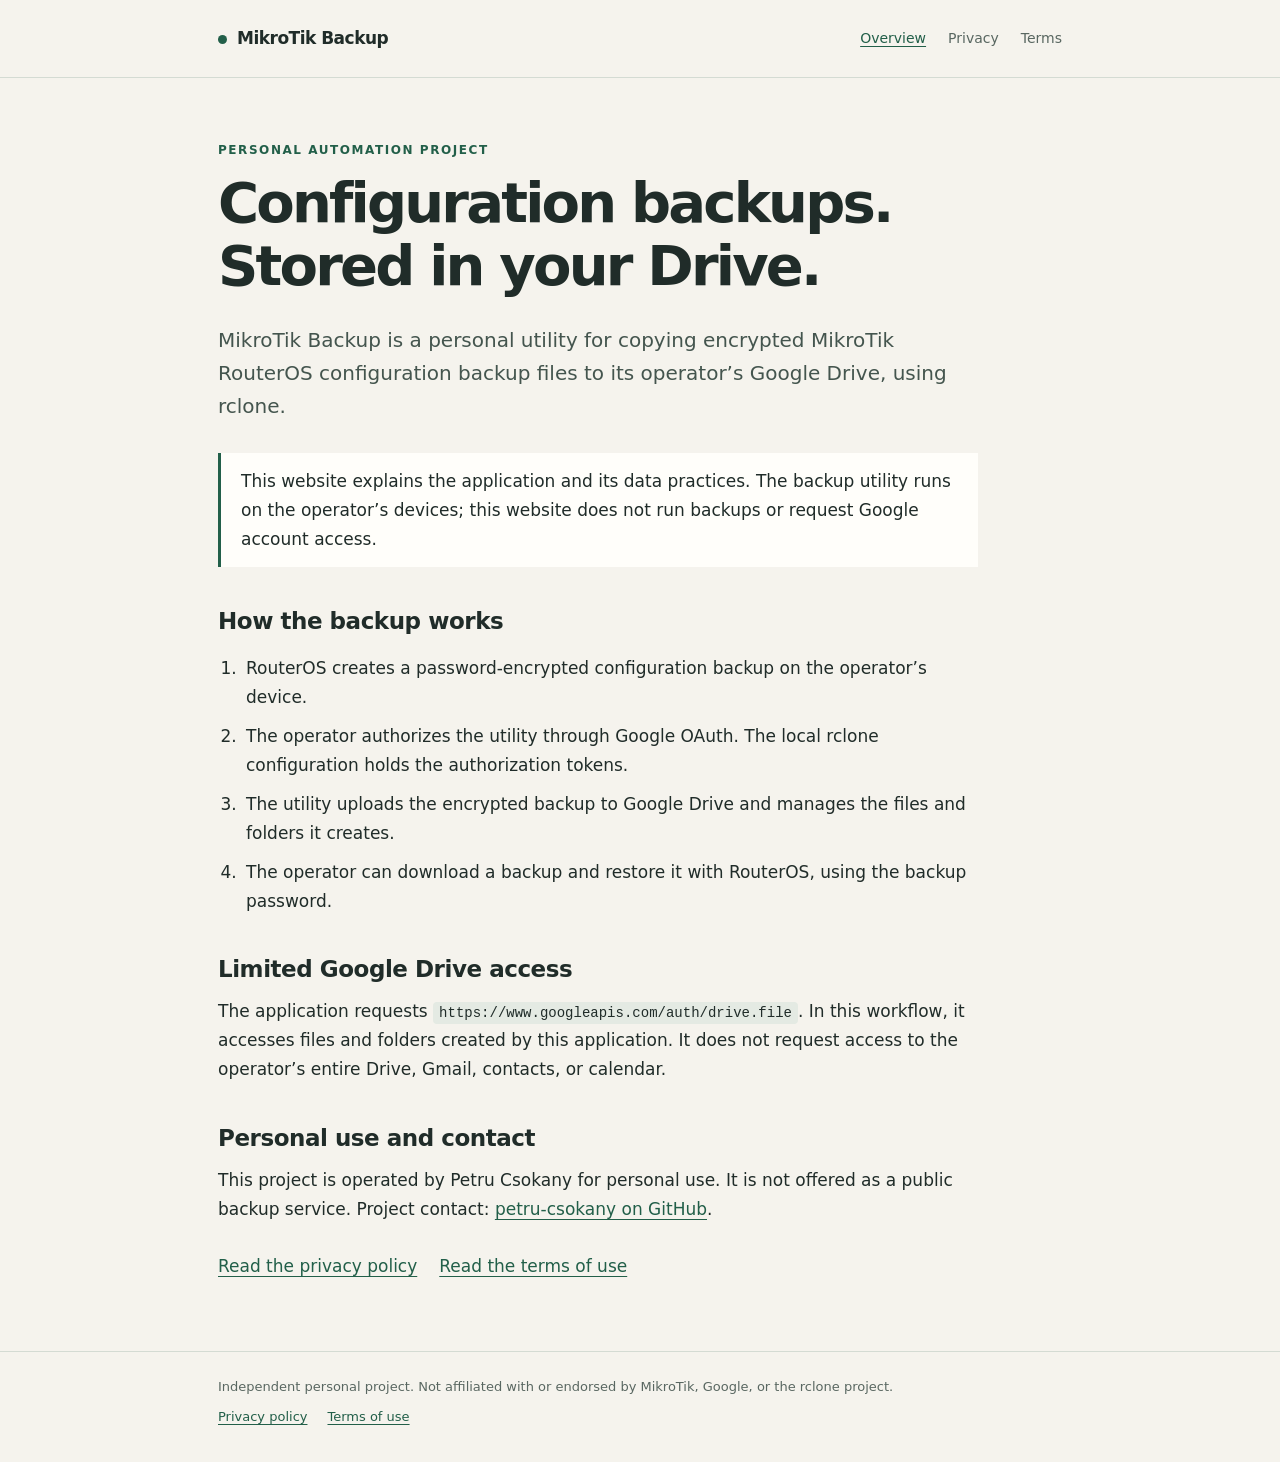
<file: index.html>
<!doctype html>
<html lang="en">
<head>
  <meta charset="utf-8">
  <meta name="viewport" content="width=device-width, initial-scale=1">
  <meta name="description" content="MikroTik Backup: a personal project for storing encrypted RouterOS configuration backups in its operator's Google Drive.">
  <title>MikroTik Backup — Personal configuration backups</title>
  <link rel="stylesheet" href="styles.css">
  <link rel="canonical" href="https://petru-csokany.github.io/mikrotik-backup/">
</head>
<body>
  <a class="skip" href="#main">Skip to content</a>
  <header><div class="wrap header"><a class="brand" href="index.html"><span aria-hidden="true"></span>MikroTik Backup</a><nav aria-label="Main navigation"><a href="index.html" aria-current="page">Overview</a><a href="privacy.html">Privacy</a><a href="terms.html">Terms</a></nav></div></header>
  <div class="wrap"><main id="main">
    <p class="eyebrow">Personal automation project</p>
    <h1>Configuration backups.<br>Stored in your Drive.</h1>
    <p class="lead">MikroTik Backup is a personal utility for copying encrypted MikroTik RouterOS configuration backup files to its operator’s Google Drive, using rclone.</p>
    <div class="note">This website explains the application and its data practices. The backup utility runs on the operator’s devices; this website does not run backups or request Google account access.</div>
    <h2>How the backup works</h2>
    <ol>
      <li>RouterOS creates a password-encrypted configuration backup on the operator’s device.</li>
      <li>The operator authorizes the utility through Google OAuth. The local rclone configuration holds the authorization tokens.</li>
      <li>The utility uploads the encrypted backup to Google Drive and manages the files and folders it creates.</li>
      <li>The operator can download a backup and restore it with RouterOS, using the backup password.</li>
    </ol>
    <h2>Limited Google Drive access</h2>
    <p>The application requests <code class="scope">https://www.googleapis.com/auth/drive.file</code>. In this workflow, it accesses files and folders created by this application. It does not request access to the operator’s entire Drive, Gmail, contacts, or calendar.</p>
    <h2>Personal use and contact</h2>
    <p>This project is operated by Petru Csokany for personal use. It is not offered as a public backup service. Project contact: <a href="https://github.com/petru-csokany">petru-csokany on GitHub</a>.</p>
    <div class="actions"><a href="privacy.html">Read the privacy policy</a><a href="terms.html">Read the terms of use</a></div>
  </main></div>
  <footer><div class="wrap"><p>Independent personal project. Not affiliated with or endorsed by MikroTik, Google, or the rclone project.</p><div class="footer-links"><a href="privacy.html">Privacy policy</a><a href="terms.html">Terms of use</a></div></div></footer>
</body>
</html>
</file>
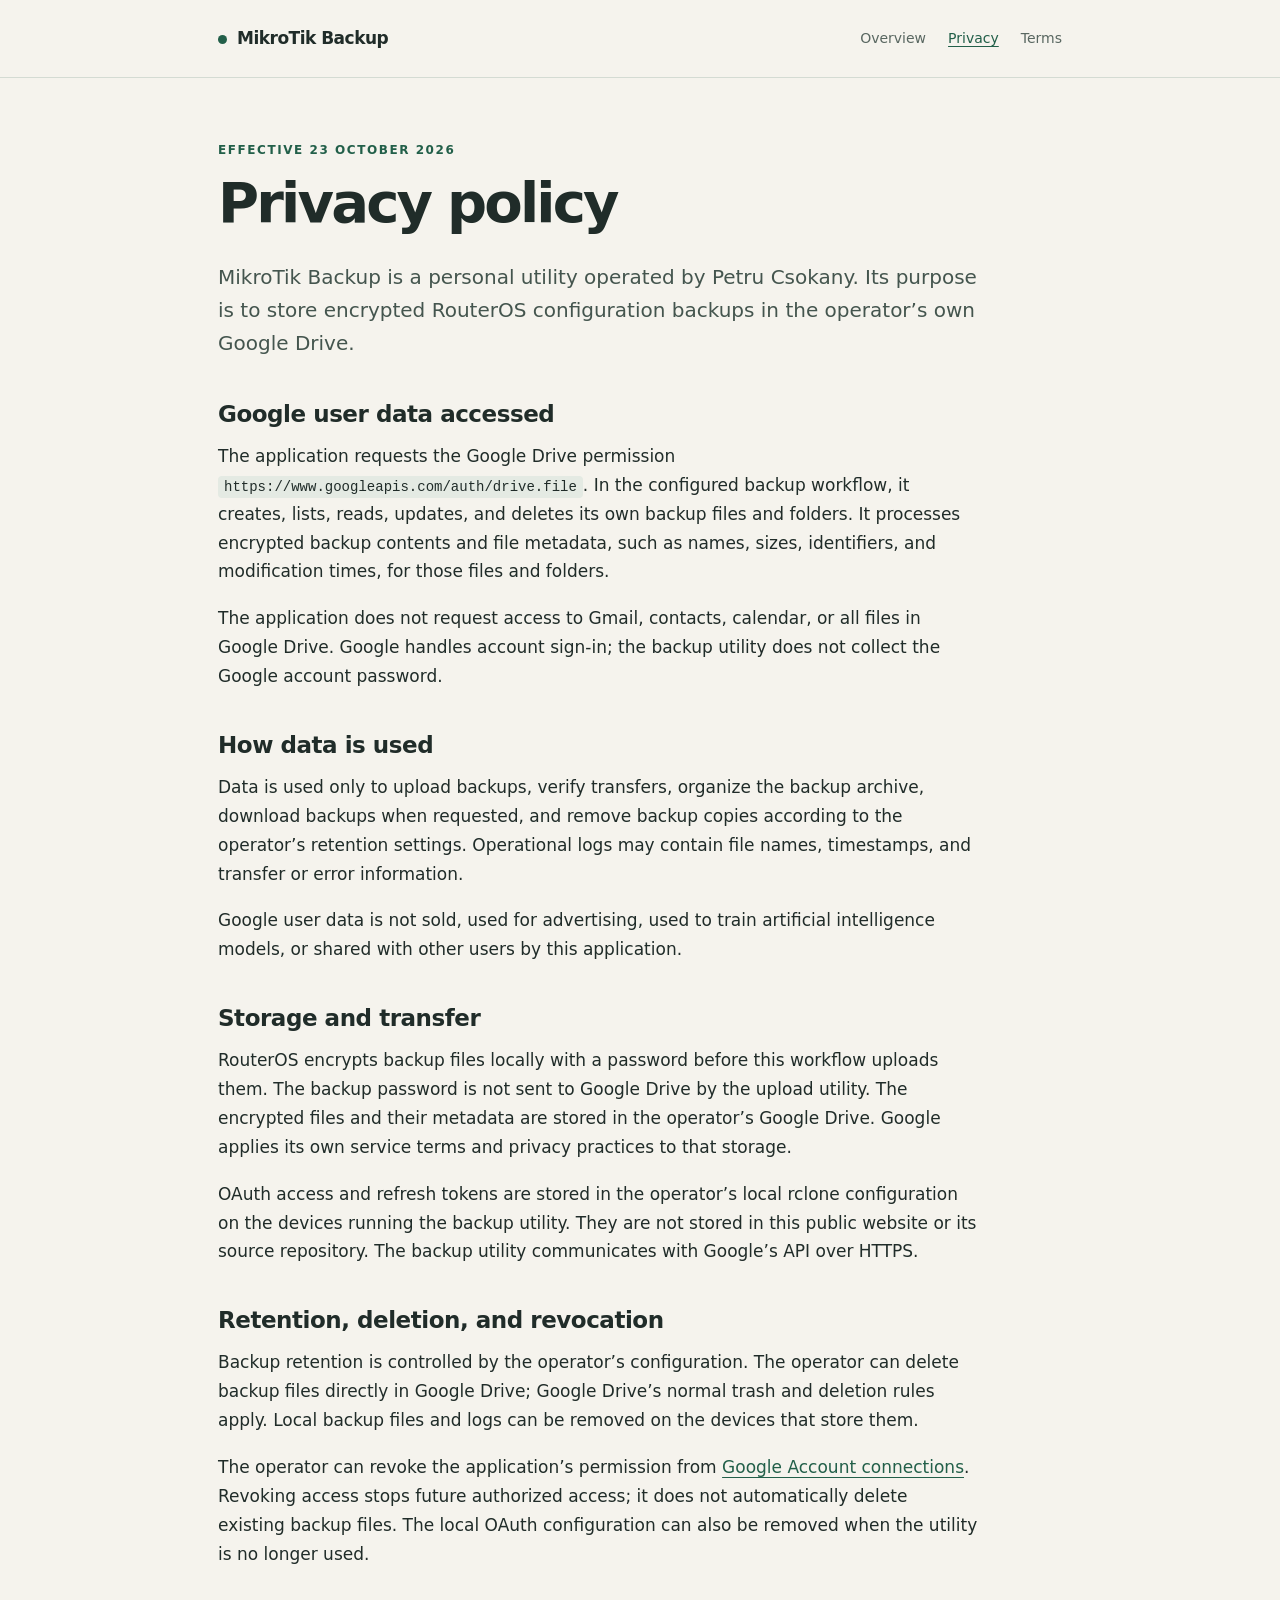
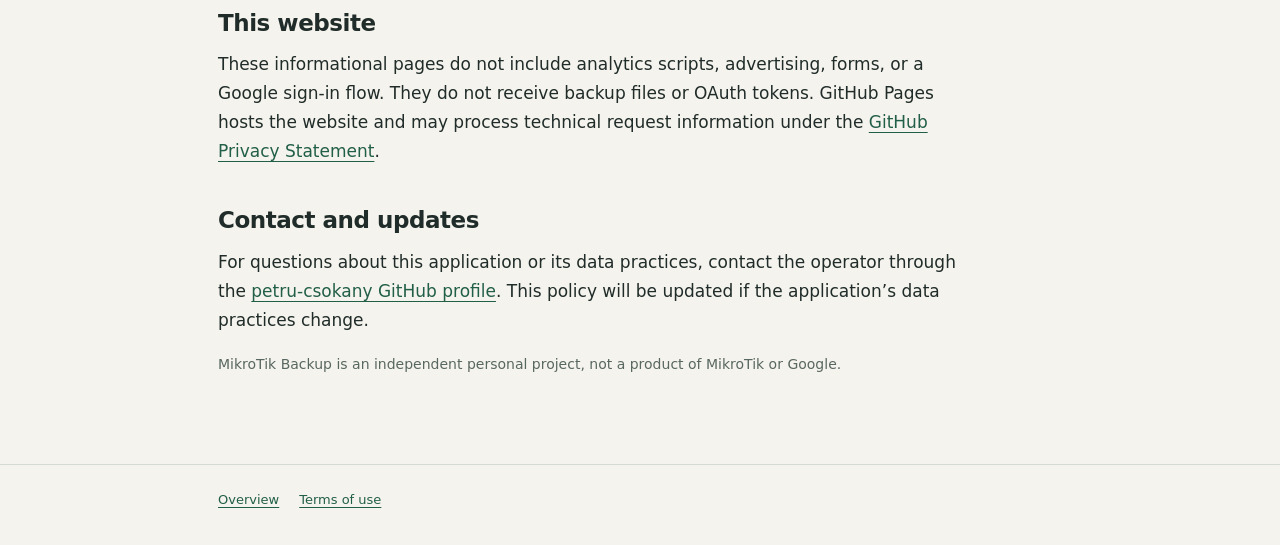
<file: privacy.html>
<!doctype html>
<html lang="en">
<head>
  <meta charset="utf-8">
  <meta name="viewport" content="width=device-width, initial-scale=1">
  <meta name="description" content="Privacy policy for the personal MikroTik Backup application and its limited Google Drive access.">
  <title>Privacy policy — MikroTik Backup</title>
  <link rel="stylesheet" href="styles.css">
  <link rel="canonical" href="https://petru-csokany.github.io/mikrotik-backup/privacy.html">
</head>
<body>
  <a class="skip" href="#main">Skip to content</a>
  <header><div class="wrap header"><a class="brand" href="index.html"><span aria-hidden="true"></span>MikroTik Backup</a><nav aria-label="Main navigation"><a href="index.html">Overview</a><a href="privacy.html" aria-current="page">Privacy</a><a href="terms.html">Terms</a></nav></div></header>
  <div class="wrap"><main id="main">
    <p class="eyebrow">Effective 23 October 2026</p>
    <h1>Privacy policy</h1>
    <p class="lead">MikroTik Backup is a personal utility operated by Petru Csokany. Its purpose is to store encrypted RouterOS configuration backups in the operator’s own Google Drive.</p>
    <h2>Google user data accessed</h2>
    <p>The application requests the Google Drive permission <code class="scope">https://www.googleapis.com/auth/drive.file</code>. In the configured backup workflow, it creates, lists, reads, updates, and deletes its own backup files and folders. It processes encrypted backup contents and file metadata, such as names, sizes, identifiers, and modification times, for those files and folders.</p>
    <p>The application does not request access to Gmail, contacts, calendar, or all files in Google Drive. Google handles account sign-in; the backup utility does not collect the Google account password.</p>
    <h2>How data is used</h2>
    <p>Data is used only to upload backups, verify transfers, organize the backup archive, download backups when requested, and remove backup copies according to the operator’s retention settings. Operational logs may contain file names, timestamps, and transfer or error information.</p>
    <p>Google user data is not sold, used for advertising, used to train artificial intelligence models, or shared with other users by this application.</p>
    <h2>Storage and transfer</h2>
    <p>RouterOS encrypts backup files locally with a password before this workflow uploads them. The backup password is not sent to Google Drive by the upload utility. The encrypted files and their metadata are stored in the operator’s Google Drive. Google applies its own service terms and privacy practices to that storage.</p>
    <p>OAuth access and refresh tokens are stored in the operator’s local rclone configuration on the devices running the backup utility. They are not stored in this public website or its source repository. The backup utility communicates with Google’s API over HTTPS.</p>
    <h2>Retention, deletion, and revocation</h2>
    <p>Backup retention is controlled by the operator’s configuration. The operator can delete backup files directly in Google Drive; Google Drive’s normal trash and deletion rules apply. Local backup files and logs can be removed on the devices that store them.</p>
    <p>The operator can revoke the application’s permission from <a href="https://myaccount.google.com/connections">Google Account connections</a>. Revoking access stops future authorized access; it does not automatically delete existing backup files. The local OAuth configuration can also be removed when the utility is no longer used.</p>
    <h2>This website</h2>
    <p>These informational pages do not include analytics scripts, advertising, forms, or a Google sign-in flow. They do not receive backup files or OAuth tokens. GitHub Pages hosts the website and may process technical request information under the <a href="https://docs.github.com/en/site-policy/privacy-policies/github-general-privacy-statement">GitHub Privacy Statement</a>.</p>
    <h2>Contact and updates</h2>
    <p>For questions about this application or its data practices, contact the operator through the <a href="https://github.com/petru-csokany">petru-csokany GitHub profile</a>. This policy will be updated if the application’s data practices change.</p>
    <p class="small">MikroTik Backup is an independent personal project, not a product of MikroTik or Google.</p>
  </main></div>
  <footer><div class="wrap"><div class="footer-links"><a href="index.html">Overview</a><a href="terms.html">Terms of use</a></div></div></footer>
</body>
</html>
</file>
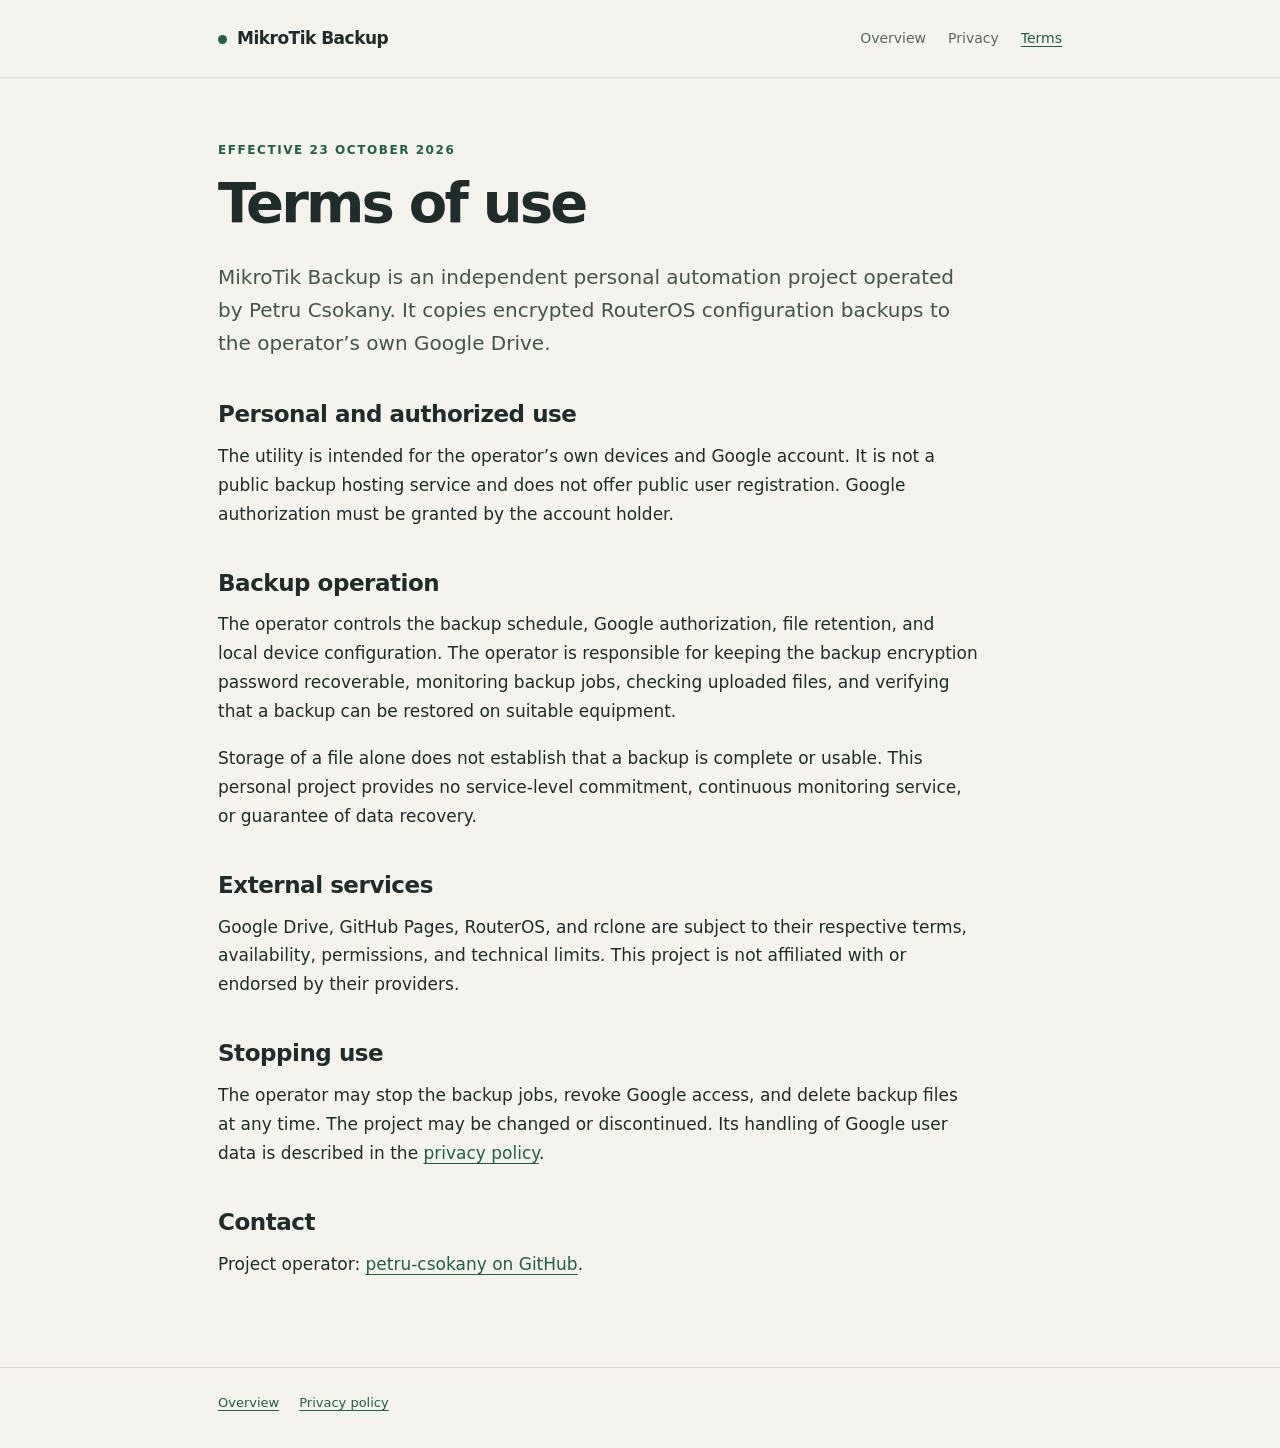
<file: terms.html>
<!doctype html>
<html lang="en">
<head>
  <meta charset="utf-8">
  <meta name="viewport" content="width=device-width, initial-scale=1">
  <meta name="description" content="Terms of use for MikroTik Backup, an independent personal backup utility.">
  <title>Terms of use — MikroTik Backup</title>
  <link rel="stylesheet" href="styles.css">
  <link rel="canonical" href="https://petru-csokany.github.io/mikrotik-backup/terms.html">
</head>
<body>
  <a class="skip" href="#main">Skip to content</a>
  <header><div class="wrap header"><a class="brand" href="index.html"><span aria-hidden="true"></span>MikroTik Backup</a><nav aria-label="Main navigation"><a href="index.html">Overview</a><a href="privacy.html">Privacy</a><a href="terms.html" aria-current="page">Terms</a></nav></div></header>
  <div class="wrap"><main id="main">
    <p class="eyebrow">Effective 23 October 2026</p>
    <h1>Terms of use</h1>
    <p class="lead">MikroTik Backup is an independent personal automation project operated by Petru Csokany. It copies encrypted RouterOS configuration backups to the operator’s own Google Drive.</p>
    <h2>Personal and authorized use</h2>
    <p>The utility is intended for the operator’s own devices and Google account. It is not a public backup hosting service and does not offer public user registration. Google authorization must be granted by the account holder.</p>
    <h2>Backup operation</h2>
    <p>The operator controls the backup schedule, Google authorization, file retention, and local device configuration. The operator is responsible for keeping the backup encryption password recoverable, monitoring backup jobs, checking uploaded files, and verifying that a backup can be restored on suitable equipment.</p>
    <p>Storage of a file alone does not establish that a backup is complete or usable. This personal project provides no service-level commitment, continuous monitoring service, or guarantee of data recovery.</p>
    <h2>External services</h2>
    <p>Google Drive, GitHub Pages, RouterOS, and rclone are subject to their respective terms, availability, permissions, and technical limits. This project is not affiliated with or endorsed by their providers.</p>
    <h2>Stopping use</h2>
    <p>The operator may stop the backup jobs, revoke Google access, and delete backup files at any time. The project may be changed or discontinued. Its handling of Google user data is described in the <a href="privacy.html">privacy policy</a>.</p>
    <h2>Contact</h2>
    <p>Project operator: <a href="https://github.com/petru-csokany">petru-csokany on GitHub</a>.</p>
  </main></div>
  <footer><div class="wrap"><div class="footer-links"><a href="index.html">Overview</a><a href="privacy.html">Privacy policy</a></div></div></footer>
</body>
</html>
</file>
<file: styles.css>
:root{color-scheme:light;--paper:#f5f3ed;--ink:#202c29;--muted:#596761;--line:#d4dbd3;--accent:#225f49;--white:#fffefa}
*{box-sizing:border-box}body{margin:0;background:var(--paper);color:var(--ink);font:17px/1.7 system-ui,-apple-system,BlinkMacSystemFont,"Segoe UI",sans-serif}a{color:var(--accent);text-underline-offset:.22em}a:hover{text-decoration-thickness:2px}a:focus-visible{outline:3px solid var(--accent);outline-offset:5px}.wrap{max-width:900px;margin:auto;padding:0 28px}.skip{position:absolute;top:-100px;padding:12px;background:var(--white)}.skip:focus{top:12px}header{border-bottom:1px solid var(--line)}.header{display:flex;align-items:center;justify-content:space-between;gap:20px;padding-top:24px;padding-bottom:24px}.brand{font-weight:750;text-decoration:none;color:var(--ink);letter-spacing:-.03em}.brand span{display:inline-block;width:9px;height:9px;border-radius:50%;background:var(--accent);margin-right:10px}nav{display:flex;gap:22px;flex-wrap:wrap;font-size:14px}nav a{color:var(--muted);text-decoration:none}nav a[aria-current=page]{color:var(--accent);text-decoration:underline}main{padding-top:62px;padding-bottom:70px;max-width:760px}.eyebrow{margin:0 0 12px;color:var(--accent);font-size:12px;letter-spacing:.13em;text-transform:uppercase;font-weight:700}h1{font-size:clamp(34px,6vw,56px);letter-spacing:-.05em;line-height:1.12;font-weight:650;margin:0 0 26px;max-width:680px}h2{font-size:23px;line-height:1.3;letter-spacing:-.02em;margin:40px 0 12px}p{margin:0 0 18px}.lead{font-size:20px;line-height:1.65;color:#44554e}.note{border-left:3px solid var(--accent);padding:14px 20px;background:var(--white);margin:30px 0}.small{font-size:14px;color:var(--muted)}.scope{font-size:14px;overflow-wrap:anywhere;padding:3px 6px;background:#e4eae3;border-radius:4px}ol,ul{padding-left:24px}li{padding-left:4px;margin-bottom:10px}footer{border-top:1px solid var(--line);padding:24px 0 34px;font-size:13px;color:var(--muted)}footer p{margin-bottom:8px}.footer-links{display:flex;gap:20px;flex-wrap:wrap}.actions{display:flex;gap:22px;flex-wrap:wrap;margin-top:28px}@media(max-width:600px){.wrap{padding-left:20px;padding-right:20px}.header{align-items:flex-start;flex-direction:column;gap:12px}nav{gap:18px}main{padding-top:38px;padding-bottom:44px}.lead{font-size:18px}}
</file>
